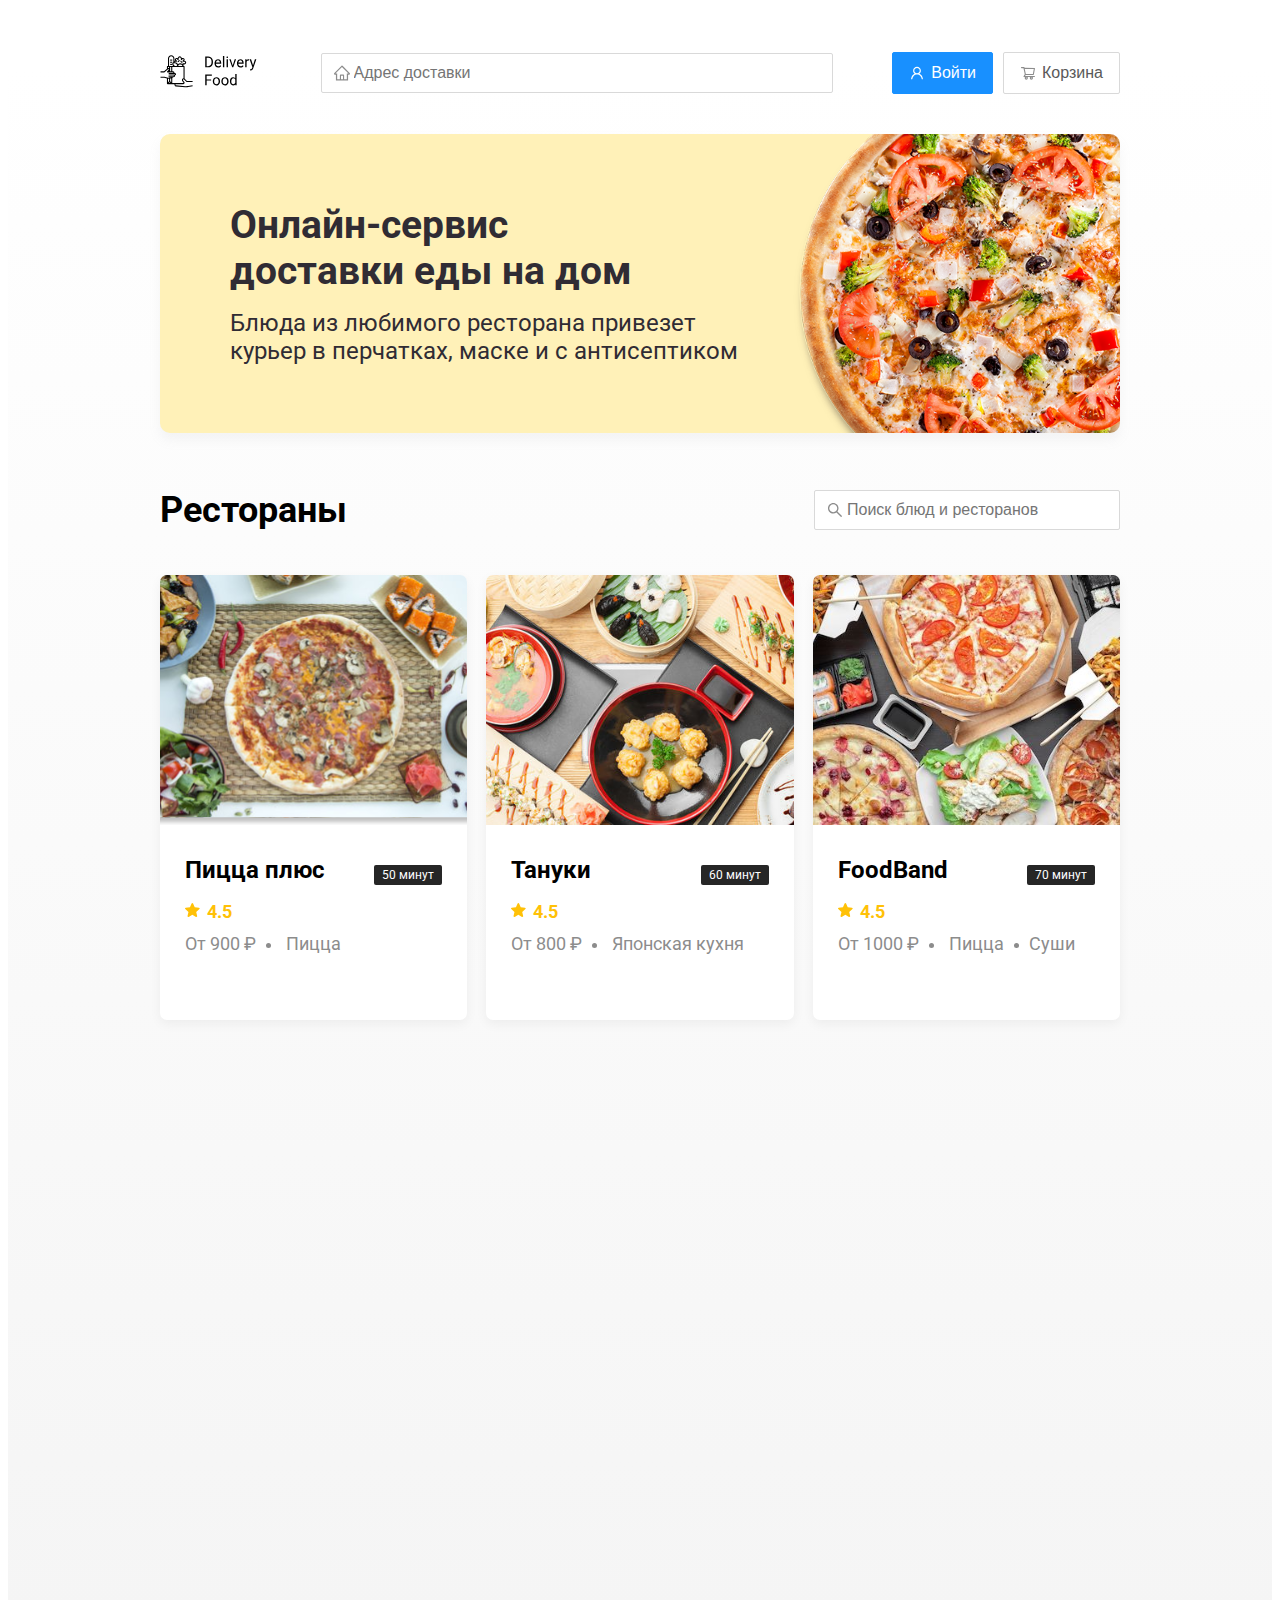
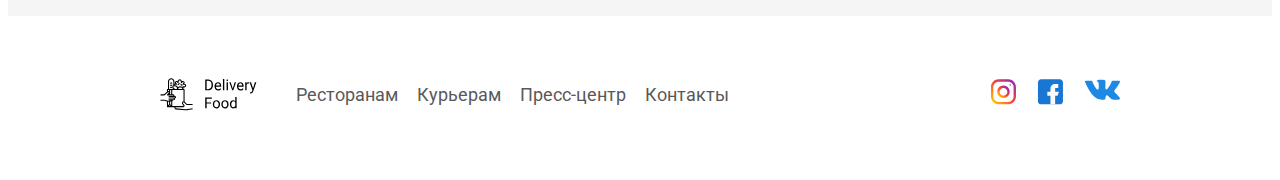
<file: index.html>
<!DOCTYPE html>
<html lang="ru">
<head>
  <meta charset="UTF-8">
  <meta name="viewport" content="width=device-width, initial-scale=1">
  
  <title>Delivery Food - доставка еды на дом</title>
  <link href="https://fonts.googleapis.com/css2?family=Roboto:wght@400;700&display=swap" rel="stylesheet"> 
  <link rel="stylesheet" href="css/animate.css">
  <link rel="stylesheet" href="css/style.css">
</head>
<body>
  <div class="gradient">
    <div class="container">
      <header class="header">
        <a class="logo" href="index.html"><img src="img/logo.svg" alt="Logo" class=""></a>
        <input type="search" class="input input-adress" placeholder="Адрес доставки">
        <div class="buttons">
          <button class="button button-primary">
            <img src="img/user.svg" alt="user" class="button-icon">
            <span class="button-text">Войти</span>
          </button>
          <button class="button" id="cart-button">
            <img src="img/shopping-cart.svg" alt="shopping cart" class="button-icon">
            <span class="button-text">Корзина</span>  
          </button>
        </div> 
      </header>
      <div class="slider">
        <div class="slider-info"></div>
          <div class="slider-heading">
            <h1>Онлайн-сервис <br>доставки еды на дом</h1>
          </div>
          <div class="slider-text">
            Блюда из любимого ресторана привезет курьер в перчатках, маске и с антисептиком
          </div>
      </div>    
      <section class="restaurants">
        <div class="restaurants-heading">
          <h2>Рестораны</h2>
          <input type="text" class="input input-search" placeholder="Поиск блюд и ресторанов">
        </div>     
        <div class="restaurants-cards">
          <!--ресторан-->  
          <a class="restaurant wow fadeInUp" data-wow-delay="0.2s" href="restaurent.html">          
            <img src="img/restaurant1.svg" alt="restaurant-image" class="restaurant-image">                  
            <div class="restuarant-text">
              <div class="restaurant-title">           
                <h3 class="card-tittle">Пиццa плюс</h3>
                <span class="restaurant-time">50 минут</span>
              </div>
              <div class="restaurant-info">
                <span class="rating">4.5</span>
                <span class="price">От 900 ₽</span>
                <span class="kitchen">Пицца</span>
              </div>
            </div>       
          </a>
          <!--ресторан-->
          <a class="restaurant wow fadeInUp" data-wow-delay="0.4s" href="restaurent.html">          
            <img src="img/restaurant2.svg" alt="restaurant-image" class="restaurant-image">                  
            <div class="restuarant-text">
              <div class="restaurant-title">           
                <h3 class="card-tittle">Тануки</h3>
                <span class="restaurant-time">60 минут</span>
              </div>
              <div class="restaurant-info">
                <span class="rating">4.5</span>
                <span class="price">От 800 ₽</span>
                <span class="kitchen">Японская кухня</span>
              </div>
            </div>       
          </a>
          <!--ресторан-->
          <a class="restaurant wow fadeInUp" data-wow-delay="0.6s" href="restaurent.html">          
            <img src="img/restaurant3.svg" alt="restaurant-image" class="restaurant-image">                  
            <div class="restuarant-text">
              <div class="restaurant-title">           
                <h3 class="card-tittle">FoodBand</h3>
                <span class="restaurant-time">70 минут</span>
              </div>
              <div class="restaurant-info">
                <span class="rating">4.5</span>
                <span class="price">От 1000 ₽</span>
                <span class="kitchen">Пицца</span>
                <span class="kitchen2">Суши</span>
              </div>
            </div>       
          </a>
          <!--ресторан-->
          <a class="restaurant wow fadeInUp" data-wow-delay="0.2s" href="restaurent.html">          
            <img src="img/restaurant4.svg" alt="restaurant-image" class="restaurant-image">                  
            <div class="restuarant-text">
              <div class="restaurant-title">           
                <h3 class="card-tittle">Жадина-пицца</h3>
                <span class="restaurant-time">80 минут</span>
              </div>
              <div class="restaurant-info">
                <span class="rating">4.5</span>
                <span class="price">От 1200 ₽</span>
                <span class="kitchen">Суши</span>
              </div>
            </div>       
          </a>
          <!--ресторан-->
          <a class="restaurant wow fadeInUp" data-wow-delay="0.4s" href="restaurent.html">          
            <img src="img/restaurant5.svg" alt="restaurant-image" class="restaurant-image">                  
            <div class="restuarant-text">
              <div class="restaurant-title">           
                <h3 class="card-tittle">Точка еды</h3>
                <span class="restaurant-time">90 минут</span>
              </div>
              <div class="restaurant-info">
                <span class="rating">4.5</span>
                <span class="price">От 700 ₽</span>
                <span class="kitchen">Пицца</span>
                <span class="kitchen2">Суши</span>
              </div>
            </div>       
          </a>
          <!--ресторан-->
          <a class="restaurant wow fadeInUp" data-wow-delay="0.6s" href="restaurent.html">          
            <img src="img/restaurant6.svg" alt="restaurant-image" class="restaurant-image">                  
            <div class="restuarant-text">
              <div class="restaurant-title">           
                <h3 class="card-tittle">PizzaBurger</h3>
                <span class="restaurant-time">40 минут</span>
              </div>
                        <div class="restaurant-info">
                <span class="rating">4.5</span>
                <span class="price">От 600 ₽</span>
                <span class="kitchen">Пицца</span>
                <span class="kitchen2">Бургеры</span>
              </div>
            </div>       
          </a>
          <!--ресторан-->
        </div>
      </section>
    </div>
  </div>
  <footer>
    <div class="container container-footer">
      <img src="img/logo.svg" alt="Logo" class="logo">      
      <nav class="footer-links">           
        <a href="#">Ресторанам</a>
        <a href="#">Курьерам</a>
        <a href="#">Пресс-центр</a>
        <a href="#">Контакты</a>
      </nav> 
      <div class="social-icons">
        <a href="#"><img src="img/insta.svg" alt="Instagram"></a>
        <a href="#"><img src="img/fb.svg" alt="Facebook"></a>
        <a href="#"><img src="img/vk.svg" alt="Vkontakte"></a>
      </div>
    </div>
  </footer>
  </div>
  <div class="modal">
    <div class="modal-dialog">
      <div class="modal-header">
        <h3 class="modal-tittle">Корзина</h3>
        <button class="close">&times;</button>
      </div>
      <div class="modal-body">
        <!--foods-row-->
        <div class="foods-row">
          <span class="food-name">Ролл угорь стандарт</span>
          <strong class="food-price">250 ₽</strong>
          <div class="foos-counter">
            <button class="counter-button">-</button>
            <span class="counter">1</span>
            <button class="counter-button">+</button>
          </div>
        </div>
        <!--foods-row-->
        <div class="foods-row">
          <span class="food-name">Ролл угорь стандарт</span>
          <strong class="food-price">250 ₽</strong>
          <div class="foos-counter">
            <button class="counter-button">-</button>
            <span class="counter">1</span>
            <button class="counter-button">+</button>
          </div>
        </div>
        <!--foods-row-->
        <div class="foods-row">
          <span class="food-name">Ролл угорь стандарт</span>
          <strong class="food-price">250 ₽</strong>
          <div class="foos-counter">
            <button class="counter-button">-</button>
            <span class="counter">1</span>
            <button class="counter-button">+</button>
          </div>
        </div>
        <!--foods-row-->
        <div class="foods-row">
          <span class="food-name">Ролл угорь стандарт</span>
          <strong class="food-price">250 ₽</strong>
          <div class="foos-counter">
            <button class="counter-button">-</button>
            <span class="counter">1</span>
            <button class="counter-button">+</button>
          </div>
        </div>
        <!--foods-row-->
        <div class="foods-row">
          <span class="food-name">Ролл угорь стандарт</span>
          <strong class="food-price">250 ₽</strong>
          <div class="foos-counter">
            <button class="counter-button">-</button>
            <span class="counter">1</span>
            <button class="counter-button">+</button>
          </div>
        </div>
        <!--foods-row-->
      </div>
      <!--vodal-footer-->
      <div class="modal-footer">
        <span class="pricetag">1250 ₽</span>
        <div class="footer-buttons">
          <button class="button button-primary">Оформить заказ</button>
          <button class="button">Отмена</button>
        </div>        
      </div>
    </div>
  </div>
  <script src="js/wow.min.js"></script>
  <script src="js/main.js"></script>  
</body>
</html>
</file>
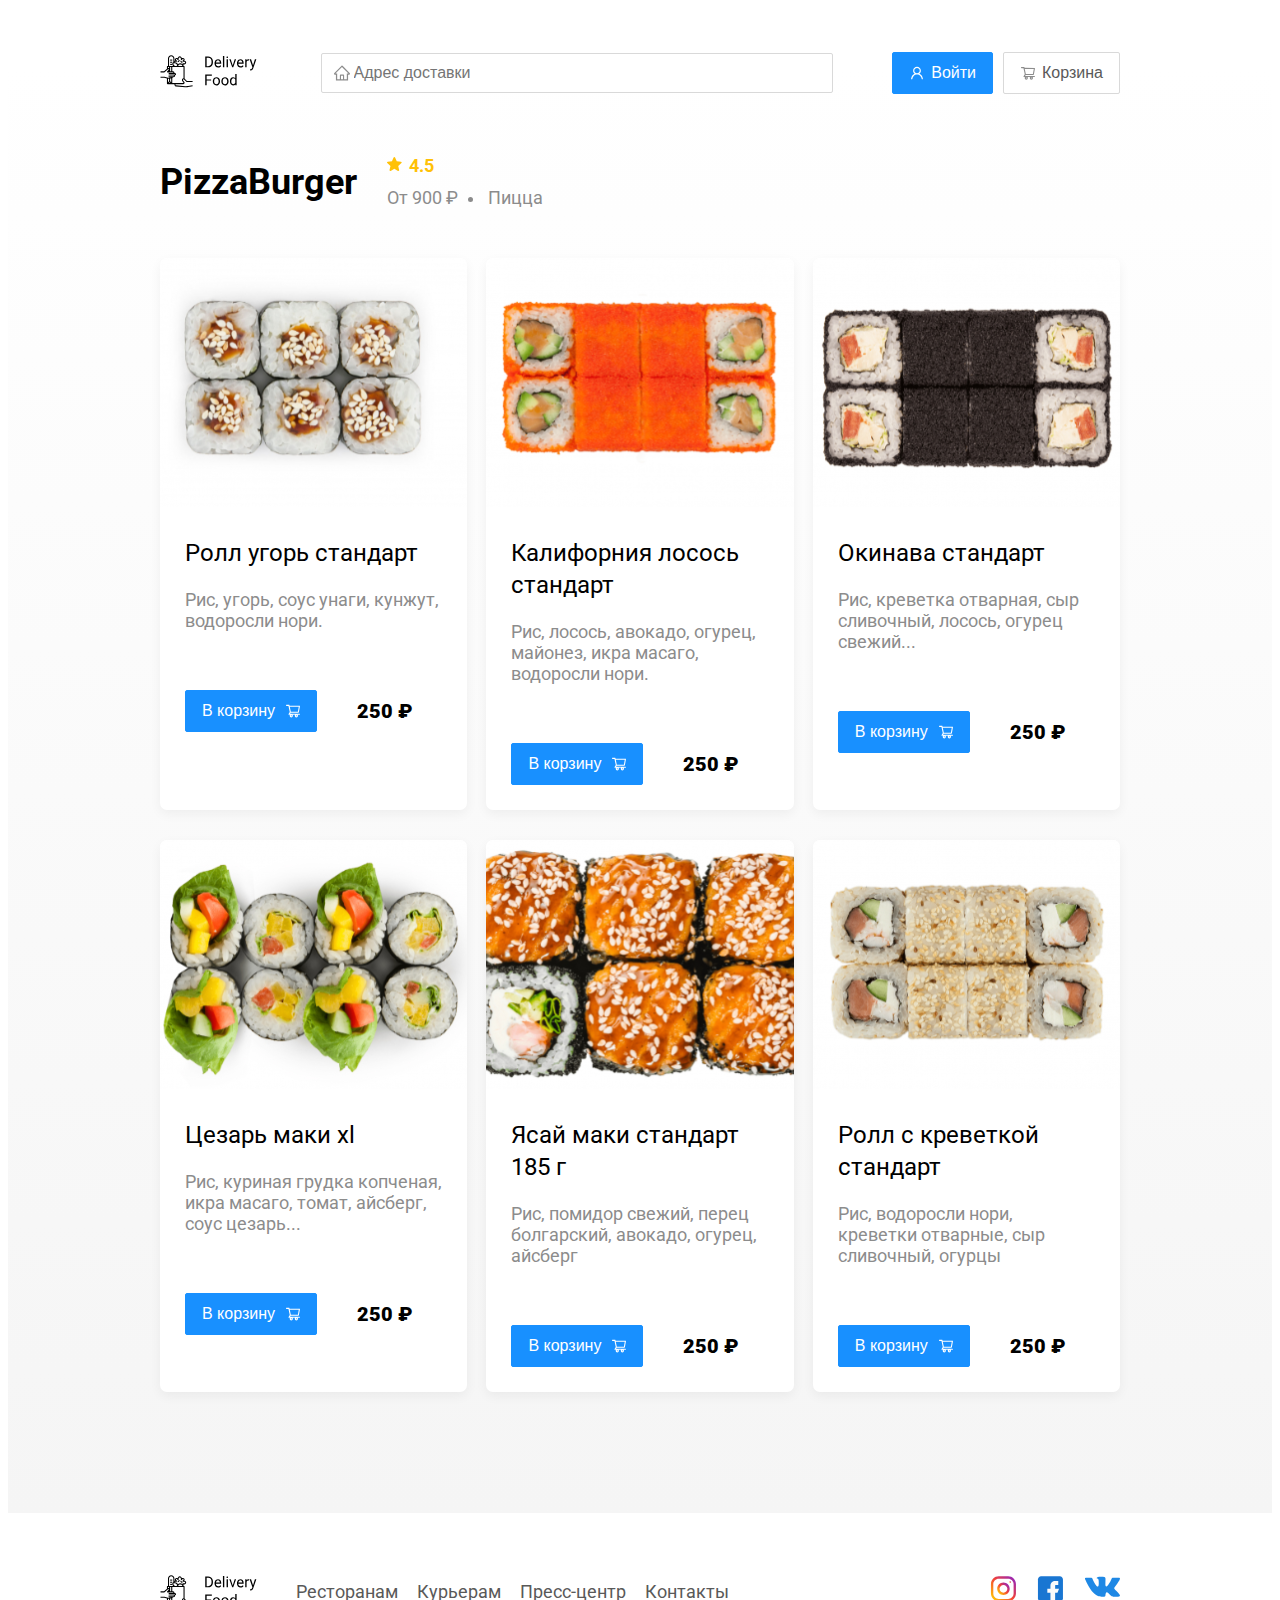
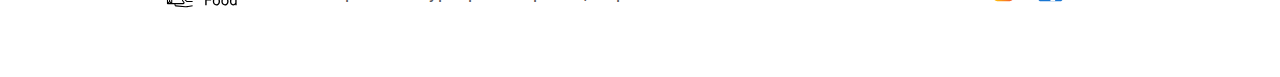
<file: restaurent.html>
<!DOCTYPE html>
<html lang="ru">
<head>
  <meta charset="UTF-8">
  <meta name="viewport" content="width=device-width, initial-scale=1">
  
  <title>PizzaBurger - доставка еды на дом</title>
  <link href="https://fonts.googleapis.com/css2?family=Roboto:wght@400;700&display=swap" rel="stylesheet"> 
  <link rel="stylesheet" href="css/style.css">
  <link rel="stylesheet" href="css/animate.css">
</head>
<body>
  <div class="gradient">
    <div class="container">
      <header class="header">
        <a class="logo" href="index.html"><img src="img/logo.svg" alt="Logo" class=""></a>
        <input type="search" class="input input-adress" placeholder="Адрес доставки">
        <div class="buttons">
         <button class="button button-primary">
           <img src="img/user.svg" alt="user" class="button-icon">
           <span class="button-text">Войти</span>
          </button>
          <button class="button" id="cart-button">
            <img src="img/shopping-cart.svg" alt="shopping cart" class="button-icon">
            <span class="button-text">Корзина</span>  
          </button>
        </div> 
      </header>      
      <section class="restaurants">
        <div class="restaurants-heading">
          <h2>PizzaBurger</h2>     
          <div class="restaurant-info restaurants-title">
            <span class="rating">4.5</span>
            <span class="price">От 900 ₽</span>
            <span class="kitchen">Пицца</span>
          </div>
        </div>
        <div class="restaurants-cards">  
          <!--карточка-->          
          <a class="restaurant wow fadeInUp" data-wow-delay="0.2s href="#">          
            <img src="img/eat1.svg" alt="restaurant-image" class="restaurant-image">                  
            <div class="restuarant-text">
              <div class="restaurant-title">           
                <h3 class="card-tittle card-tittle-reg">Ролл угорь стандарт</h3>                
              </div>
              <div class="restaurant-info">               
                <span class="ingredients">Рис, угорь, соус унаги, кунжут, водоросли нори.</span>                
              </div>
              <div class="restaurant-button">
                <button class="button button-primary">
                  <span class="button-card-text">В корзину</span>
                  <img src="img/card-bt.svg" alt="cart">  
                </button> 
                <div class="card-price-bold">
                  <strong> 250 ₽</strong>
                </div>                
              </div>
            </div>       
          </a>
          <!--карточка-->          
          <a class="restaurant wow fadeInUp" data-wow-delay="0.2s href="#">          
            <img src="img/eat2.svg" alt="restaurant-image" class="restaurant-image">                  
            <div class="restuarant-text">
              <div class="restaurant-title">           
                <h3 class="card-tittle card-tittle-reg">Калифорния лосось стандарт</h3>                
              </div>
              <div class="restaurant-info">               
                <span class="ingredients">Рис, лосось, авокадо, огурец, майонез, икра масаго, водоросли нори.</span>                
              </div>
              <div class="restaurant-button">
                <button class="button button-primary">
                  <span class="button-card-text">В корзину</span>
                  <img src="img/card-bt.svg" alt="cart">  
                </button> 
                <div class="card-price-bold">
                  <strong> 250 ₽</strong>
                </div>                
              </div>
            </div>       
          </a>
          <!--карточка-->                   
          <a class="restaurant wow fadeInUp" data-wow-delay="0.2s href="#">          
            <img src="img/eat4.svg" alt="restaurant-image" class="restaurant-image">                  
            <div class="restuarant-text">
              <div class="restaurant-title">           
                <h3 class="card-tittle card-tittle-reg">Окинава стандарт</h3>                
              </div>
              <div class="restaurant-info">               
                <span class="ingredients"> Рис, креветка отварная, сыр сливочный, лосось, огурец свежий...</span>                
              </div>
              <div class="restaurant-button">
                <button class="button button-primary">
                  <span class="button-card-text">В корзину</span>
                  <img src="img/card-bt.svg" alt="cart">  
                </button> 
                <div class="card-price-bold">
                  <strong> 250 ₽</strong>
                </div>                
              </div>
            </div>       
          </a>
          <!--карточка-->          
          <a class="restaurant wow fadeInUp" data-wow-delay="0.2s href="#">          
            <img src="img/eat5.svg" alt="restaurant-image" class="restaurant-image">                  
            <div class="restuarant-text">
              <div class="restaurant-title">           
                <h3 class="card-tittle card-tittle-reg">Цезарь маки хl</h3>                
              </div>
              <div class="restaurant-info">               
                <span class="ingredients">Рис, куриная грудка копченая, икра масаго, томат, айсберг, соус цезарь...</span>                
              </div>
              <div class="restaurant-button">
                <button class="button button-primary">
                  <span class="button-card-text">В корзину</span>
                  <img src="img/card-bt.svg" alt="cart">  
                </button> 
                <div class="card-price-bold">
                  <strong> 250 ₽</strong>
                </div>                
              </div>
            </div>       
          </a>
          <!--карточка-->          
          <a class="restaurant wow fadeInUp" data-wow-delay="0.2s href="#">          
            <img src="img/eat6.svg" alt="restaurant-image" class="restaurant-image">                  
            <div class="restuarant-text">
              <div class="restaurant-title">           
                <h3 class="card-tittle card-tittle-reg">Ясай маки стандарт 185 г</h3>                
              </div>
              <div class="restaurant-info">               
                <span class="ingredients">Рис, помидор свежий, перец болгарский, авокадо, огурец, айсберг</span>                
              </div>
              <div class="restaurant-button">
                <button class="button button-primary">
                  <span class="button-card-text">В корзину</span>
                  <img src="img/card-bt.svg" alt="cart">  
                </button> 
                <div class="card-price-bold">
                  <strong> 250 ₽</strong>
                </div>                
              </div>
            </div>       
          </a>
          <!--карточка--> 
          <a class="restaurant wow fadeInUp" data-wow-delay="0.2s href="#">          
            <img src="img/eat3.svg" alt="restaurant-image" class="restaurant-image">                  
            <div class="restuarant-text">
              <div class="restaurant-title">           
                <h3 class="card-tittle card-tittle-reg">Ролл с креветкой стандарт</h3>                
              </div>
              <div class="restaurant-info">               
                <span class="ingredients">Рис, водоросли нори, креветки отварные, сыр сливочный, огурцы</span>                
              </div>
              <div class="restaurant-button">
                <button class="button button-primary">
                  <span class="button-card-text">В корзину</span>
                  <img src="img/card-bt.svg" alt="cart">  
                </button> 
                <div class="card-price-bold">
                  <strong> 250 ₽</strong>
                </div>                
              </div>
            </div>       
          </a>
          
          
          
        </div>
      </section>
    </div>
  </div>
  <footer>
    <div class="container container-footer">
      <img src="img/logo.svg" alt="Logo" class="logo">      
      <nav class="footer-links">           
        <a href="#">Ресторанам</a>
        <a href="#">Курьерам</a>
        <a href="#">Пресс-центр</a>
        <a href="#">Контакты</a>
      </nav> 
      <div class="social-icons">
        <a href="#"><img src="img/insta.svg" alt="Instagram"></a>
        <a href="#"><img src="img/fb.svg" alt="Facebook"></a>
        <a href="#"><img src="img/vk.svg" alt="Vkontakte"></a>
      </div>
    </div>
  </footer>
  </div>
  <div class="modal">
    <div class="modal-dialog">
      <div class="modal-header">
        <h3 class="modal-tittle">Корзина</h3>
        <button class="close">&times;</button>
      </div>
      <div class="modal-body">
        <!--foods-row-->
        <div class="foods-row">
          <span class="food-name">Ролл угорь стандарт</span>
          <strong class="food-price">250 ₽</strong>
          <div class="foos-counter">
            <button class="counter-button">-</button>
            <span class="counter">1</span>
            <button class="counter-button">+</button>
          </div>
        </div>
        <!--foods-row-->
        <div class="foods-row">
          <span class="food-name">Ролл угорь стандарт</span>
          <strong class="food-price">250 ₽</strong>
          <div class="foos-counter">
            <button class="counter-button">-</button>
            <span class="counter">1</span>
            <button class="counter-button">+</button>
          </div>
        </div>
        <!--foods-row-->
        <div class="foods-row">
          <span class="food-name">Ролл угорь стандарт</span>
          <strong class="food-price">250 ₽</strong>
          <div class="foos-counter">
            <button class="counter-button">-</button>
            <span class="counter">1</span>
            <button class="counter-button">+</button>
          </div>
        </div>
        <!--foods-row-->
        <div class="foods-row">
          <span class="food-name">Ролл угорь стандарт</span>
          <strong class="food-price">250 ₽</strong>
          <div class="foos-counter">
            <button class="counter-button">-</button>
            <span class="counter">1</span>
            <button class="counter-button">+</button>
          </div>
        </div>
        <!--foods-row-->
        <div class="foods-row">
          <span class="food-name">Ролл угорь стандарт</span>
          <strong class="food-price">250 ₽</strong>
          <div class="foos-counter">
            <button class="counter-button">-</button>
            <span class="counter">1</span>
            <button class="counter-button">+</button>
          </div>
        </div>
        <!--foods-row-->
      </div>
      <!--vodal-footer-->
      <div class="modal-footer">
        <span class="pricetag">1250 ₽</span>
        <div class="footer-buttons">
          <button class="button button-primary">Оформить заказ</button>
          <button class="button">Отмена</button>
        </div>        
      </div>
    </div>
  </div>
  <script src="js/wow.min.js"></script>
  <script src="js/main.js"></script>  
</body>
</html>
</file>
<file: css/style.css>
*{
  box-sizing: border-box;
}
body {
  font-family: 'Roboto', sans-serif;
  font-style: normal;
  padding-top: 44px;
}

.gradient {
  background: linear-gradient(180deg, rgba(245, 245, 245, 0) 1.04%, #F5F5F5 100%);
  padding-bottom: 91px;
}

.container {
 max-width: 1200px;
 margin: auto;

}

.header {
  display: flex;
  align-items: center;
  justify-content: space-between;
  margin-bottom: 40px;
}
.input {
  color: #BFBFBF;
  padding-left: 32px;
  background: #FFFFFF;
  border: 1px solid #D9D9D9;
  border-radius: 2px;
  height: 40px;
  font-size: 16px;
  line-height: 24px;
  background-repeat: no-repeat;
  background-position: left 11px center;  
}

  .input-adress {
  flex: 0.8;
  background-image: url(../img/home.svg);
}

.input-search {
  background-image: url(../img/search.svg);
  width: 306px;
  margin-left: auto;
}

.buttons {
  display: flex;
  align-items: center;
}

.button {
  display: flex;
  align-items: center;
  padding: 8px 16px;
  background: #FFFFFF;
  border: 1px solid #D9D9D9;
  box-sizing: border-box;
  box-shadow: 0px 0px 2px rgba(0, 0, 0, 0.0015);
  border-radius: 2px;
  color: #595959;
  font-size: 16px;
  line-height: 24px;
}

.button-primary {
  background: #1890FF;
  border: 1px solid #1890FF;
  color: #FFFFFF;
  margin-right: 10px;  
}

.button-icon {
  margin-right: 6px;
  
}


.slider {
  border-radius: 10px;
  background: #FFF1B8 url(../img/slider-pizza.png) no-repeat top -50px right -70px /600px;
  box-shadow: 0px 7px 12px rgba(158, 158, 163, 0.1);
  max-height: 300px;
  padding: 68px 70px;
}

.slider-heading h1{
  font-family: Roboto;
  font-style: normal;
  font-weight: bold;
  font-size: 39px;
  line-height: 46px;  
  color: #302C34;
  margin-bottom: 15px;
  margin-top: 0;
}
.slider-text {
  font-style: normal;
  font-weight: normal;
  font-size: 24px;
  line-height: 28px;  
  color: #302C34;
  max-width: 538px;
}

.restaurants-cards {
  display: flex;
  flex-wrap: wrap;
  justify-content: space-between;
}

.restaurants-heading {
  display: flex;
  align-items: center;
  margin-top: 56px;
  margin-bottom: 44px;
}

.restaurants-heading h2 {
  font-style: normal;
  font-weight: bold;
  font-size: 36px;
  line-height: 42px;  
  color: #000000;
  margin: 0;
  
}

.restaurant {
  background: #FFFFFF;
  box-shadow: 0px 4px 12px rgba(0, 0, 0, 0.05);
  border-radius: 7px;
  overflow: hidden;
  margin-bottom: 30px;
  flex-basis: 32%;
  text-decoration: none;
  
}

.restaurant img:first-child {
  height: 250px;  
  object-fit: cover;
}

.restaurant:hover {  
  -webkit-transform: scale(1.1);
  -ms-transform: scale(1.1);
  transform: scale(1.1);
  box-shadow: 0 0 10px rgba(0,0,0,0.5);
  
}

.restaurant-title {
  display: flex;
  align-items: center;
  justify-content: space-between;

}
.card-tittle {
  margin: 0;
  font-style: normal;
  font-weight: bold;
  font-size: 24px;
  line-height: 32px;
  color: #000000;
  margin-bottom: 10px;
}

.card-tittle-reg {
  font-weight: 400;
}


.restaurant-time {
  color: #FFFFFF;
  font-style: normal;
  font-weight: normal;
  font-size: 12px;
  line-height: 20px;
  background: #262626;
  border-radius: 2px;
  padding-left: 8px;
  padding-right: 8px;
}

.restaurant-info {
  display: flex;
  vertical-align: middle;
  margin-bottom: 35px;
  flex-wrap: wrap;

  
}

.restuarant-text {
  padding: 25px;
}

.rating {
  font-style: normal;
  font-weight: bold;
  font-size: 18px;
  line-height: 32px;
  color: #FFC107;
  padding-left: 22px;
  background: url(../img/star.svg) no-repeat 0 35%;
  margin-right: 26px;
}

.price {
  font-style: normal;
font-weight: normal;
font-size: 18px;
line-height: 32px;
color: #8C8C8C;
margin-right: 15px;
}

.price::after {
  content: " ";
  display: inline-block;
  background: #8C8C8C;
  width: 5px;
  height: 5px;
  margin-left: 10px;
  vertical-align: middle;
  border-radius: 50%;
}

/*.kitchen {
  text-overflow: ellipsis;
  overflow: hidden;
  white-space: nowrap;
  max-width: 150px;
}*/

.kitchen, .kitchen2 {  
  font-style: normal;
  font-weight: normal;
  font-size: 18px;
  line-height: 32px;  
  color: #8C8C8C;
}
.ingredients {
  font-style: normal;
  font-weight: normal;
  font-size: 18px;
  line-height: 21px;
  color: #8C8C8C;
  margin-top: 10px;
  margin-bottom: 24px;
}


.kitchen2::before {
  content: " ";
  display: inline-block;
  background: #8C8C8C;
  width: 5px;
  height: 5px;
  margin-left: 10px;
  vertical-align: middle;
  border-radius: 50%;
  margin-right: 10px;
}

footer {  
  background:#fff;  
}

.container-footer > img {
  margin-right: 35px;
}

.container-footer {
  display: flex;
  justify-content: space-between;
  align-items: center;
  min-height: 156px;
}

.footer-links {
  margin-right: auto;
}

.footer-links a{
  margin-right: auto;
  font-style: normal;
  font-weight: normal;
  font-size: 18px;
  line-height: 21px;
  color: #595959;
  text-decoration: none;
}

.footer-links a:not(:last-child) {
  margin-right: 15px;
}

.social-icons {
  display:flex;
}

.social-icons a:not(:first-child) {
  margin-left: 21px;  
}

.restaurants-title {
  margin: 0;
  margin-left: 30px
}

.button-card-text {
  margin-right: 10px;
  margin-top: -11x;
}

.card-price-bold {
  font-style: normal;
  font-weight: bold;
  font-size: 20px;
  line-height: 32px;
  color: #000000;
  margin-left: 30px;
}

.restaurant-button {
  display: flex;
  align-items: center;
}

.modal {
  position: fixed;
  left: 0;
  top: 0;
  width: 100%;
  height: 100%;
  background: rgba(0, 0, 0, 0.4);
  display: none;

}

.is-open {
  display: flex;
}

.modal-dialog {
  max-width: 781px;
  width: 95%;
  background: #FFFFFF;
  border-radius: 5px;
  margin: auto;
  padding: 40px 45px;
}

.modal-header {
  display: flex;
  align-items: center;
  justify-content: space-between;
  margin-bottom: 45px;
}

.modal-tittle {
  margin: 0;
  font-style: normal;
  font-weight: bold;
  font-size: 36px;
  line-height: 42px;
  color: #000000;
}

.close {
  font-size: 36px;
  border: none;
  background-color: transparent;
}

.foods-row {
  display: flex;
  align-items: center;
  justify-content: space-between;
  padding-bottom: 8px;
  border-bottom: 1px solid #d9d9d9;
  margin-bottom: 15px;
}



.food-name {
  font-style: normal;
  font-weight: normal;
  font-size: 18px;
  line-height: 32px;
  
}

.food-price {
  margin-left:auto;
  margin-right: 47px;
  font-style: normal;
  font-weight: bold;
  font-size: 20px;
  line-height: 32px;
  
}

.counter-button {
  background: #FFFFFF;
  border: 1px solid #40A9FF;
  box-sizing: border-box;
  border-radius: 2px;
  color: #40A9FF;
  width: 39px;
  height: 32px;
  font-style: normal;
  font-weight: normal;
  font-size: 14px;
  line-height: 22px; 
}

.counter {
  font-size: 16px;
  line-height: 24px;
  margin-left: 10px;
  margin-right: 10px;
}

.modal-body {
  margin-bottom: 52px;
}

.foos-counter {
  display: flex;
  align-items: center;

}

.modal-footer {
  display: flex;
  align-items: center;
  justify-content: space-between;
}
.footer-buttons {
  display: flex;
  justify-content: space-around;
}

.pricetag {
  background: #262626;
  border-radius: 5px;
  padding: 15px 20px;
  font-weight: bold;
  font-size: 20px;
  line-height: 23px;
  color: #FAFAFA;
}
.restaurant-image {
  width: 100%;
}

@media (max-width: 1366px) {
  .container {
    max-width: 960px;;
  }
  .slider {
    background-size: 450px;
    background-position: top -68px right -115px;
  }
  .rating {
    flex-basis: 100%
  }

}

@media (max-width: 992px) {
  .container {
    max-width: 750px;
  }
  .slider {
    padding: 50px;
    background-size: 380px;
    background-position: center right -115px;
  }
  .slider-text {
    font-size: 18px;
    max-width: 400px;
  }
  .restaurants-heading h2 {
    font-size: 32px;
  }
  .restaurant {
    flex-basis: 48%;
  }
  .footer-links {
    
    display: flex;
    flex-wrap: wrap;
    margin: 0;
    max-width: 31%;
    align-items: center;
  }
  .footer-links:not(:last-child) {
    margin: 0;
  }
}
  


@media (max-width: 768px) {
  .container {
    width: 560px;
  }
  .slider-heading h1 {
    font-size: 24px;
    line-height: 1.4;
  }
  .slider {
    background-size: 312px;
    background-position: center right -155px;
  }

  .slider-text {     
    max-width: 320px;
  }
  
  .card-tittle {
    font-size: 18px;
  } 
  .restaurant-info span {
    font-size: 16px;
  }
  .price {
    flex-basis: 100%;    
  }
  .price::after {
    display: none;
  }
  .restaurant-info {
    margin: 0;
  }
  
}

@media (max-width: 578px) {
  .container {
    width: 90%;
  }

  header {
    flex-wrap: wrap;        
  }
  .input-adress {
    order: 5;
    flex: 1;
    margin-top: 15px;
  }
  .slider {
    background-image: none;
  }
  .restaurants-heading h2 {
    font-size: 22px;
  }
  .restaurant {
    flex-basis: 100%;    
  }
  .restaurant img:first-child {
    width: 100%;
  }    
}

@media (max-width: 490px) { 
  .container-footer {
    flex-direction: column;
    align-items: center;
  }
  .container-footer .logo {
  margin: 15px 0;
  }  
  .social-icons {
    margin: 15px 0; 
  }
  .restaurants-heading {
    flex-wrap: wrap;
  }
  .input-search {
    flex-basis: 100%;
    margin-top: 15px;
  }
  .slider {
    padding: 20px;
  }
  .button-text {
    display: none;       
  }
  .button-icon {
  margin: 0;
  }
}
</file>
